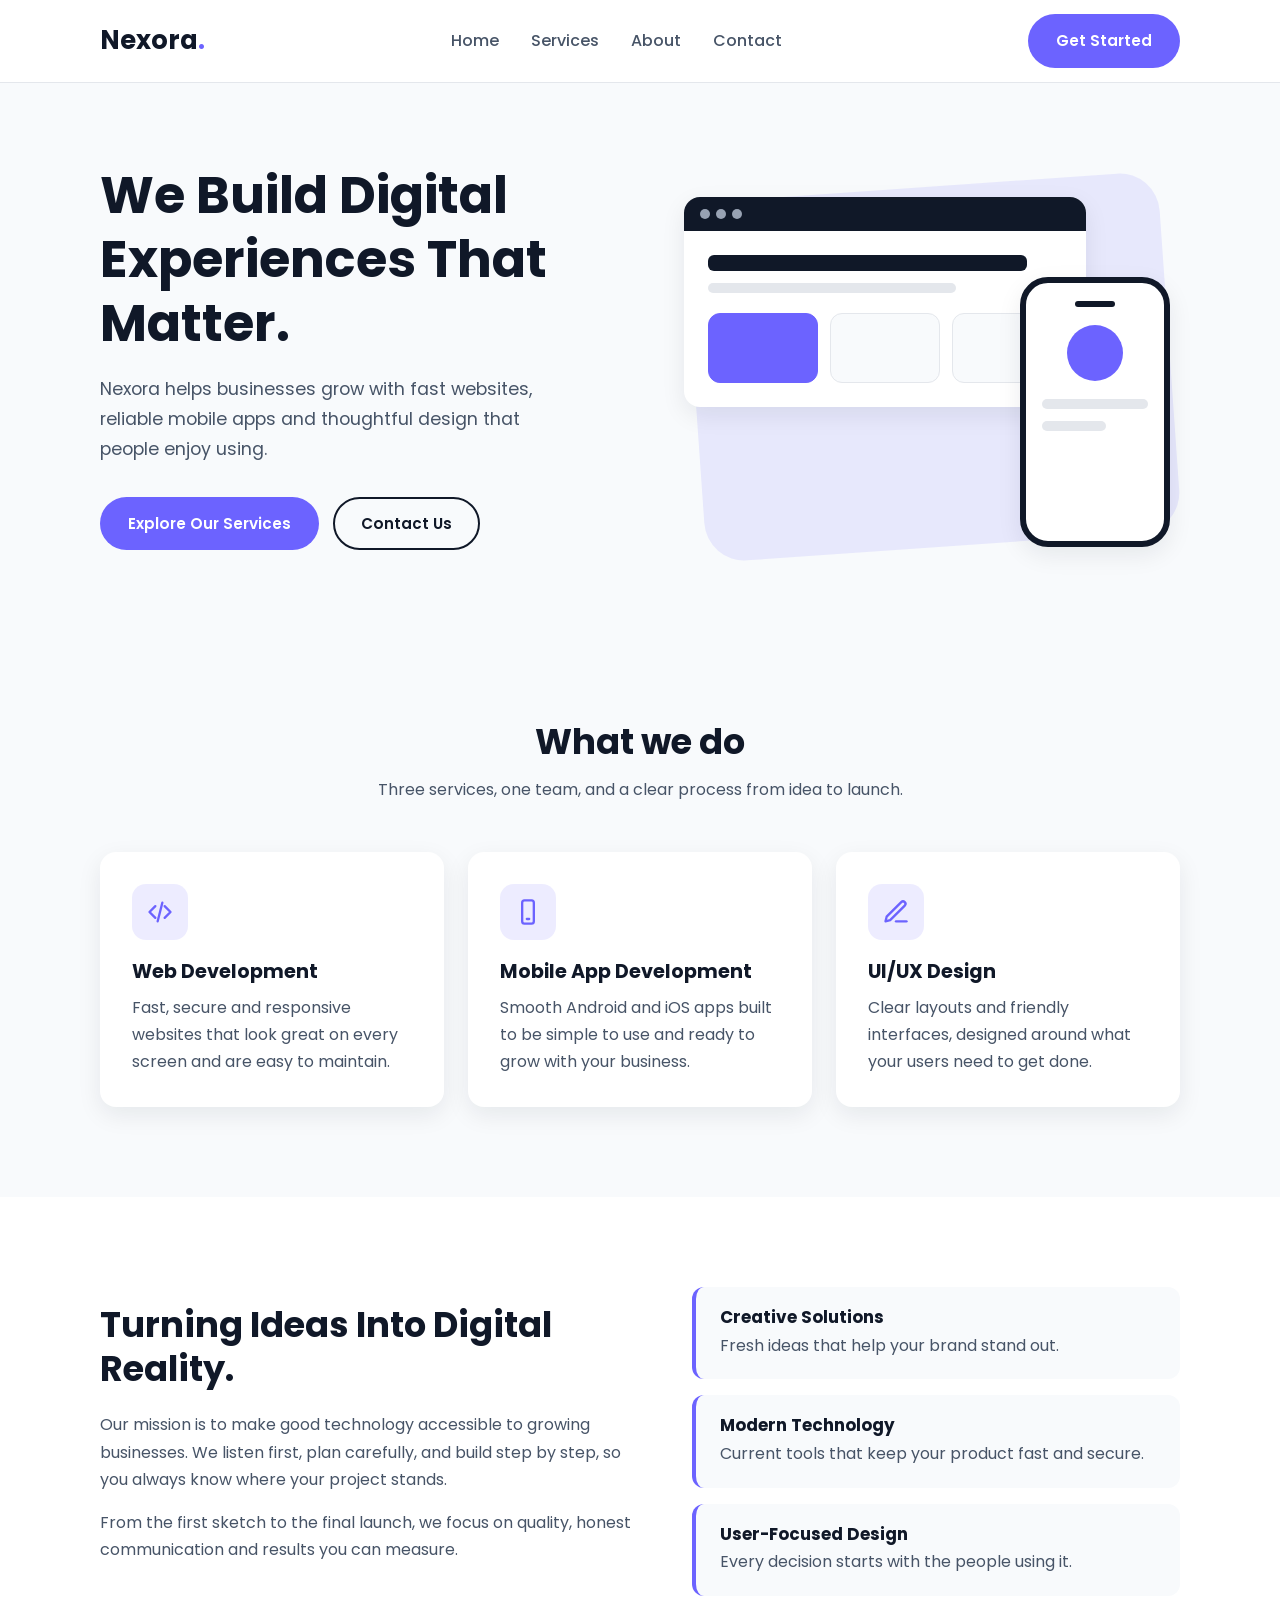
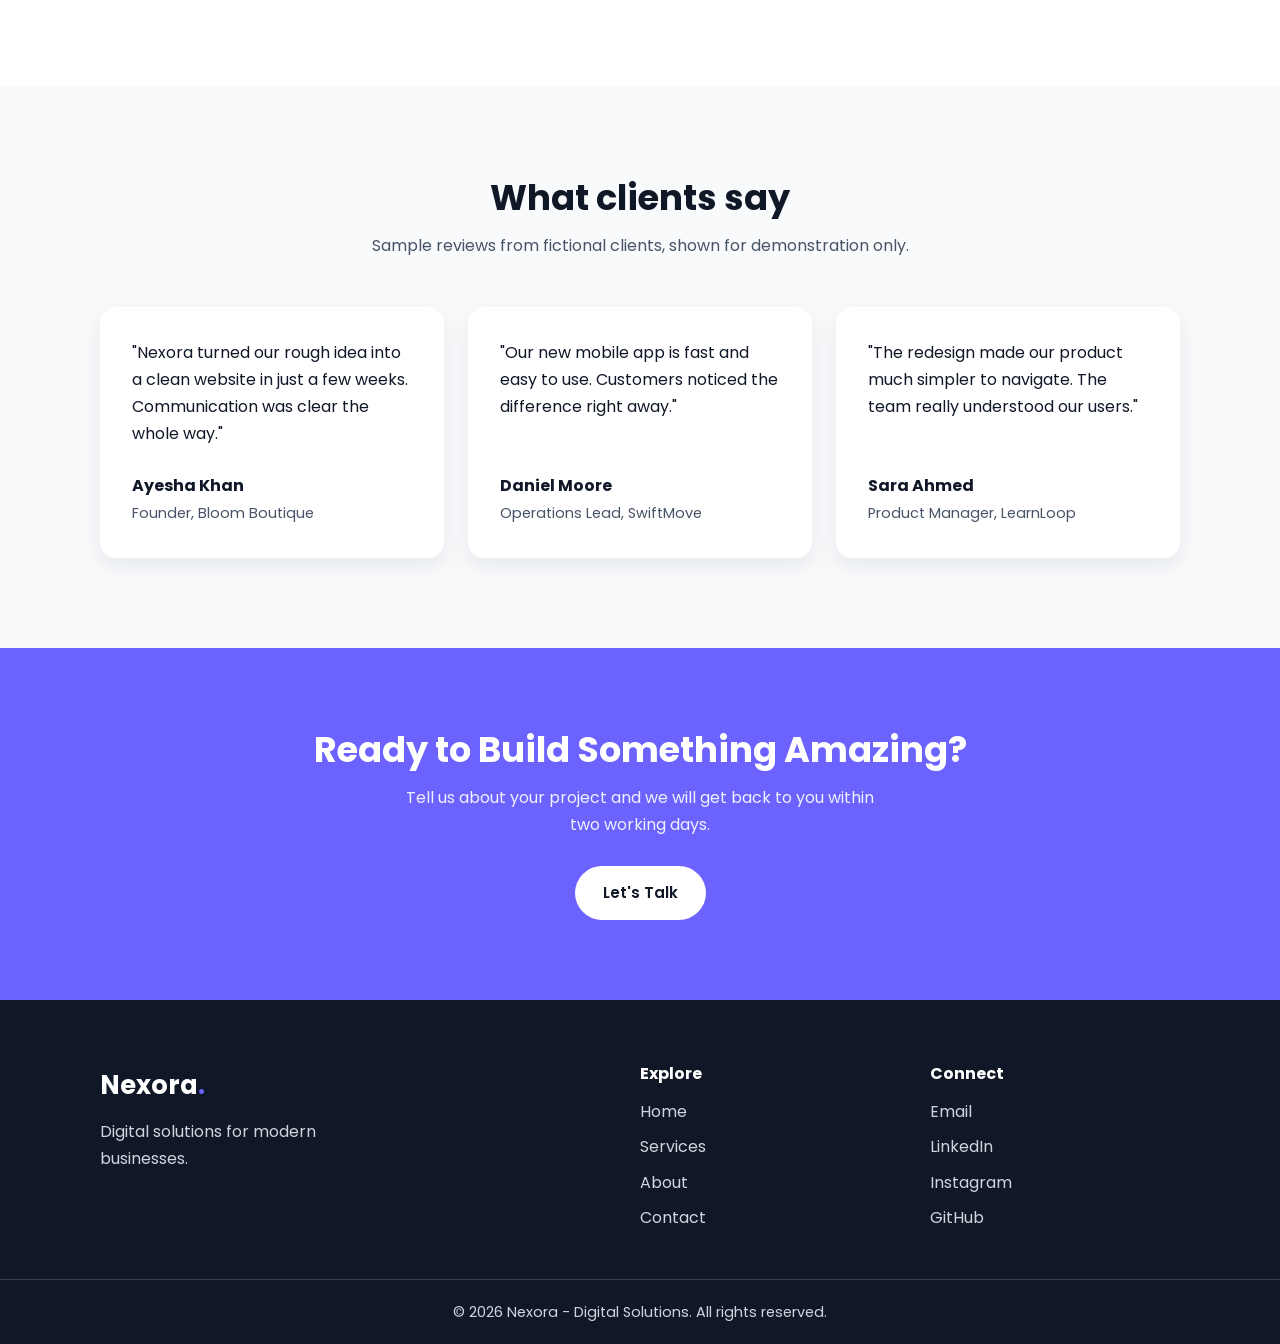
<file: WebDev-L1-LandingPage/index.html>
<!DOCTYPE html>
<html lang="en">
<head>
  <meta charset="UTF-8">
  <meta name="viewport" content="width=device-width, initial-scale=1.0">
  <meta name="description" content="Nexora - Digital Solutions: web development, mobile app development and UI/UX design.">
  <title>Nexora | Digital Solutions</title>
  <link rel="preconnect" href="https://fonts.googleapis.com">
  <link rel="preconnect" href="https://fonts.gstatic.com" crossorigin>
  <link href="https://fonts.googleapis.com/css2?family=Poppins:wght@400;500;600;700&display=swap" rel="stylesheet">
  <link rel="stylesheet" href="style.css">
</head>
<body>

  <!-- Navigation -->
  <header class="site-header">
    <div class="container header-inner">
      <a href="#home" class="brand">Nexora<span>.</span></a>
      <nav class="nav" aria-label="Main navigation">
        <ul>
          <li><a href="#home">Home</a></li>
          <li><a href="#services">Services</a></li>
          <li><a href="#about">About</a></li>
          <li><a href="#contact">Contact</a></li>
        </ul>
      </nav>
      <a href="#contact" class="btn btn-primary header-btn">Get Started</a>
    </div>
  </header>

  <main>

    <!-- Hero -->
    <section class="hero" id="home">
      <div class="container hero-inner">
        <div class="hero-text">
          <h1>We Build Digital Experiences That Matter.</h1>
          <p>Nexora helps businesses grow with fast websites, reliable mobile apps and thoughtful design that people enjoy using.</p>
          <div class="hero-buttons">
            <a href="#services" class="btn btn-primary">Explore Our Services</a>
            <a href="#contact" class="btn btn-outline">Contact Us</a>
          </div>
        </div>

        <!-- Hero graphic made with CSS only -->
        <div class="hero-visual" aria-hidden="true">
          <div class="mock-browser">
            <div class="mock-bar"><i></i><i></i><i></i></div>
            <div class="mock-body">
              <div class="mock-line wide"></div>
              <div class="mock-line"></div>
              <div class="mock-blocks"><b></b><b></b><b></b></div>
            </div>
          </div>
          <div class="mock-phone">
            <div class="mock-notch"></div>
            <div class="mock-circle"></div>
            <div class="mock-line"></div>
            <div class="mock-line short"></div>
          </div>
        </div>
      </div>
    </section>

    <!-- Services -->
    <section class="section section-light" id="services">
      <div class="container">
        <div class="section-head">
          <h2>What we do</h2>
          <p>Three services, one team, and a clear process from idea to launch.</p>
        </div>
        <div class="cards">
          <article class="card">
            <div class="icon">
              <svg viewBox="0 0 24 24" width="28" height="28" fill="none" stroke="currentColor" stroke-width="2" stroke-linecap="round" stroke-linejoin="round"><path d="M8 7l-5 5 5 5M16 7l5 5-5 5M14 4l-4 16"/></svg>
            </div>
            <h3>Web Development</h3>
            <p>Fast, secure and responsive websites that look great on every screen and are easy to maintain.</p>
          </article>
          <article class="card">
            <div class="icon">
              <svg viewBox="0 0 24 24" width="28" height="28" fill="none" stroke="currentColor" stroke-width="2" stroke-linecap="round" stroke-linejoin="round"><rect x="7" y="2" width="10" height="20" rx="2"/><path d="M11 18h2"/></svg>
            </div>
            <h3>Mobile App Development</h3>
            <p>Smooth Android and iOS apps built to be simple to use and ready to grow with your business.</p>
          </article>
          <article class="card">
            <div class="icon">
              <svg viewBox="0 0 24 24" width="28" height="28" fill="none" stroke="currentColor" stroke-width="2" stroke-linecap="round" stroke-linejoin="round"><path d="M12 20h9"/><path d="M16.5 3.5a2.1 2.1 0 013 3L7 19l-4 1 1-4z"/></svg>
            </div>
            <h3>UI/UX Design</h3>
            <p>Clear layouts and friendly interfaces, designed around what your users need to get done.</p>
          </article>
        </div>
      </div>
    </section>

    <!-- About -->
    <section class="section" id="about">
      <div class="container about-inner">
        <div class="about-text">
          <h2>Turning Ideas Into Digital Reality.</h2>
          <p>Our mission is to make good technology accessible to growing businesses. We listen first, plan carefully, and build step by step, so you always know where your project stands.</p>
          <p>From the first sketch to the final launch, we focus on quality, honest communication and results you can measure.</p>
        </div>
        <ul class="highlights">
          <li>
            <h3>Creative Solutions</h3>
            <p>Fresh ideas that help your brand stand out.</p>
          </li>
          <li>
            <h3>Modern Technology</h3>
            <p>Current tools that keep your product fast and secure.</p>
          </li>
          <li>
            <h3>User-Focused Design</h3>
            <p>Every decision starts with the people using it.</p>
          </li>
        </ul>
      </div>
    </section>

    <!-- Testimonials -->
    <section class="section section-light" id="testimonials">
      <div class="container">
        <div class="section-head">
          <h2>What clients say</h2>
          <p>Sample reviews from fictional clients, shown for demonstration only.</p>
        </div>
        <div class="cards">
          <figure class="card testimonial">
            <blockquote>"Nexora turned our rough idea into a clean website in just a few weeks. Communication was clear the whole way."</blockquote>
            <figcaption><strong>Ayesha Khan</strong><span>Founder, Bloom Boutique</span></figcaption>
          </figure>
          <figure class="card testimonial">
            <blockquote>"Our new mobile app is fast and easy to use. Customers noticed the difference right away."</blockquote>
            <figcaption><strong>Daniel Moore</strong><span>Operations Lead, SwiftMove</span></figcaption>
          </figure>
          <figure class="card testimonial">
            <blockquote>"The redesign made our product much simpler to navigate. The team really understood our users."</blockquote>
            <figcaption><strong>Sara Ahmed</strong><span>Product Manager, LearnLoop</span></figcaption>
          </figure>
        </div>
      </div>
    </section>

    <!-- Call to action -->
    <section class="cta" id="contact">
      <div class="container cta-inner">
        <h2>Ready to Build Something Amazing?</h2>
        <p>Tell us about your project and we will get back to you within two working days.</p>
        <a href="mailto:hello@nexora.example" class="btn btn-light">Let's Talk</a>
      </div>
    </section>

  </main>

  <!-- Footer -->
  <footer class="footer">
    <div class="container footer-inner">
      <div class="footer-brand">
        <a href="#home" class="brand">Nexora<span>.</span></a>
        <p>Digital solutions for modern businesses.</p>
      </div>
      <nav class="footer-col" aria-label="Footer navigation">
        <h4>Explore</h4>
        <a href="#home">Home</a>
        <a href="#services">Services</a>
        <a href="#about">About</a>
        <a href="#contact">Contact</a>
      </nav>
      <div class="footer-col">
        <h4>Connect</h4>
        <a href="mailto:hello@nexora.example">Email</a>
        <a href="#">LinkedIn</a>
        <a href="#">Instagram</a>
        <a href="#">GitHub</a>
      </div>
    </div>
    <p class="copyright">&copy; 2026 Nexora - Digital Solutions. All rights reserved.</p>
  </footer>

</body>
</html>
</file>
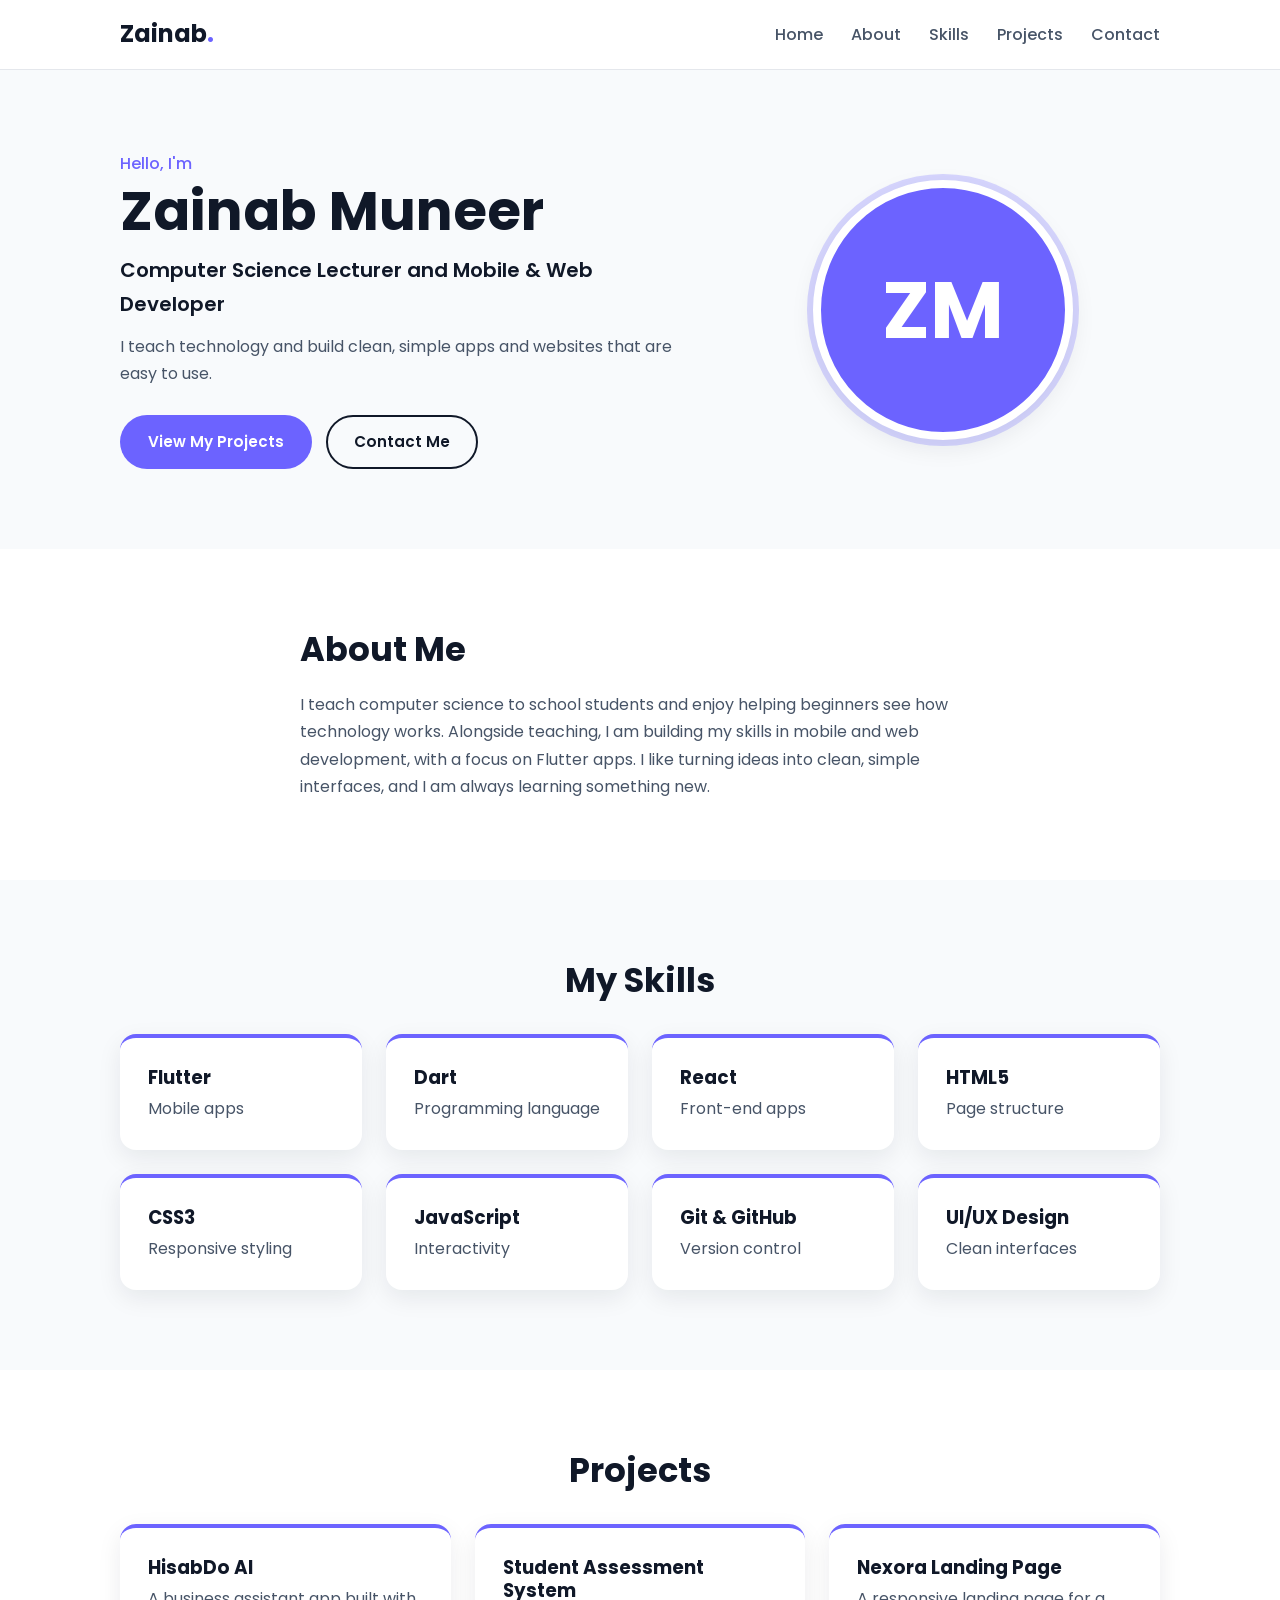
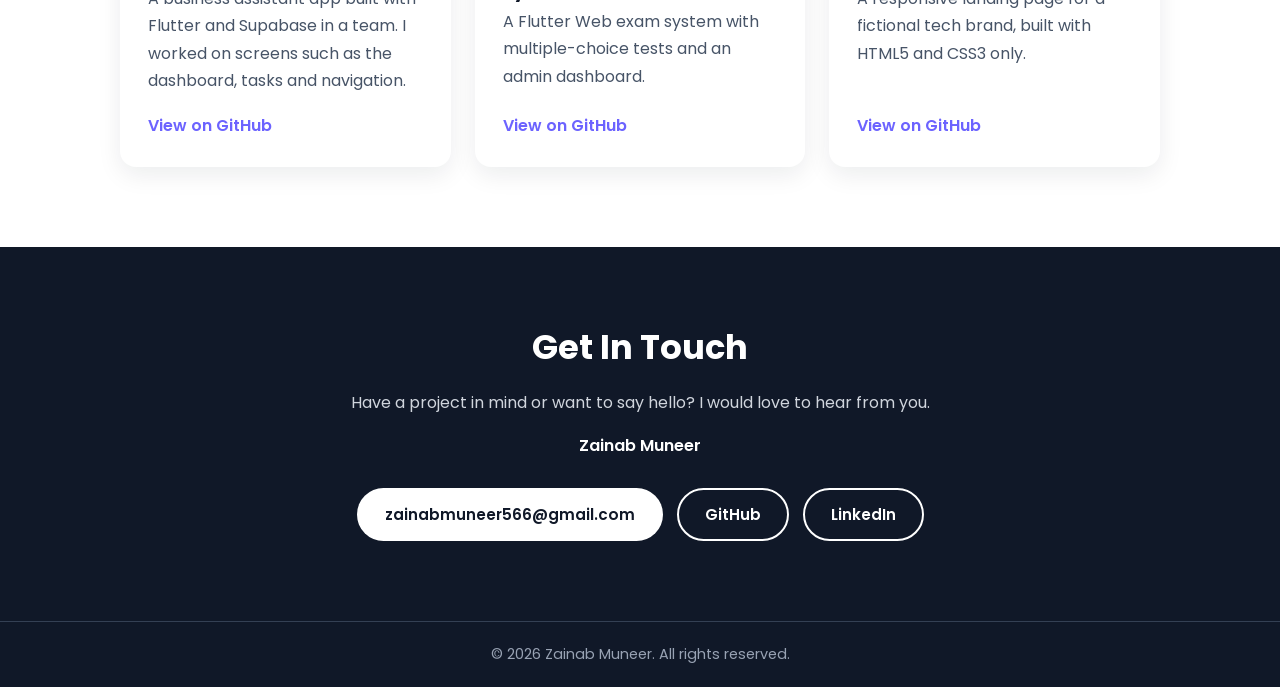
<file: WebDev-L1-PersonalPortfolio/index.html>
<!DOCTYPE html>
<html lang="en">
<head>
  <meta charset="UTF-8">
  <meta name="viewport" content="width=device-width, initial-scale=1.0">
  <meta name="description" content="Portfolio of Zainab Muneer, computer science lecturer and mobile and web developer.">
  <title>Zainab Muneer | Portfolio</title>
  <link rel="preconnect" href="https://fonts.googleapis.com">
  <link rel="preconnect" href="https://fonts.gstatic.com" crossorigin>
  <link href="https://fonts.googleapis.com/css2?family=Poppins:wght@400;500;600;700&display=swap" rel="stylesheet">
  <link rel="stylesheet" href="style.css">
</head>
<body>

  <header class="site-header">
    <div class="container header-inner">
      <a href="#home" class="brand">Zainab<span>.</span></a>
      <nav aria-label="Main navigation">
        <ul>
          <li><a href="#home">Home</a></li>
          <li><a href="#about">About</a></li>
          <li><a href="#skills">Skills</a></li>
          <li><a href="#projects">Projects</a></li>
          <li><a href="#contact">Contact</a></li>
        </ul>
      </nav>
    </div>
  </header>

  <main>

    <!-- Hero -->
    <section class="hero" id="home">
      <div class="container hero-inner">
        <div class="hero-text">
          <p class="greeting">Hello, I'm</p>
          <h1>Zainab Muneer</h1>
          <p class="role">Computer Science Lecturer and Mobile &amp; Web Developer</p>
          <p>I teach technology and build clean, simple apps and websites that are easy to use.</p>
          <div class="buttons">
            <a href="#projects" class="btn btn-primary">View My Projects</a>
            <a href="#contact" class="btn btn-outline">Contact Me</a>
          </div>
        </div>
        <!-- Avatar placeholder: replace with your photo (see README) -->
        <div class="avatar" aria-label="Profile photo placeholder">ZM</div>
      </div>
    </section>

    <!-- About -->
    <section class="section" id="about">
      <div class="container narrow">
        <h2>About Me</h2>
        <p>I teach computer science to school students and enjoy helping beginners see how technology works. Alongside teaching, I am building my skills in mobile and web development, with a focus on Flutter apps. I like turning ideas into clean, simple interfaces, and I am always learning something new.</p>
      </div>
    </section>

    <!-- Skills -->
    <section class="section section-light" id="skills">
      <div class="container">
        <h2 class="center">My Skills</h2>
        <div class="grid skills">
          <div class="card"><h3>Flutter</h3><p>Mobile apps</p></div>
          <div class="card"><h3>Dart</h3><p>Programming language</p></div>
          <div class="card"><h3>React</h3><p>Front-end apps</p></div>
          <div class="card"><h3>HTML5</h3><p>Page structure</p></div>
          <div class="card"><h3>CSS3</h3><p>Responsive styling</p></div>
          <div class="card"><h3>JavaScript</h3><p>Interactivity</p></div>
          <div class="card"><h3>Git &amp; GitHub</h3><p>Version control</p></div>
          <div class="card"><h3>UI/UX Design</h3><p>Clean interfaces</p></div>
        </div>
      </div>
    </section>

    <!-- Projects -->
    <section class="section" id="projects">
      <div class="container">
        <h2 class="center">Projects</h2>
        <div class="grid projects">
          <article class="card">
            <h3>HisabDo AI</h3>
            <p>A business assistant app built with Flutter and Supabase in a team. I worked on screens such as the dashboard, tasks and navigation.</p>
            <a href="#" class="link">View on GitHub</a>
          </article>
          <article class="card">
            <h3>Student Assessment System</h3>
            <p>A Flutter Web exam system with multiple-choice tests and an admin dashboard.</p>
            <a href="#" class="link">View on GitHub</a>
          </article>
          <article class="card">
            <h3>Nexora Landing Page</h3>
            <p>A responsive landing page for a fictional tech brand, built with HTML5 and CSS3 only.</p>
            <a href="https://github.com/zainabmuneer566/OIBSIP/tree/main/WebDev-L1-LandingPage" class="link">View on GitHub</a>
          </article>
        </div>
      </div>
    </section>

    <!-- Contact -->
    <section class="contact" id="contact">
      <div class="container narrow center">
        <h2>Get In Touch</h2>
        <p>Have a project in mind or want to say hello? I would love to hear from you.</p>
        <p class="name">Zainab Muneer</p>
        <div class="buttons">
          <a href="mailto:your.email@example.com" class="btn btn-light">zainabmuneer566@gmail.com</a>
          <a href="https://github.com/zainabmuneer566" class="btn btn-ghost">GitHub</a>
          <a href="#" class="btn btn-ghost">LinkedIn</a>
        </div>
      </div>
    </section>

  </main>

  <footer class="footer">
    <p>&copy; 2026 Zainab Muneer. All rights reserved.</p>
  </footer>

</body>
</html>
</file>
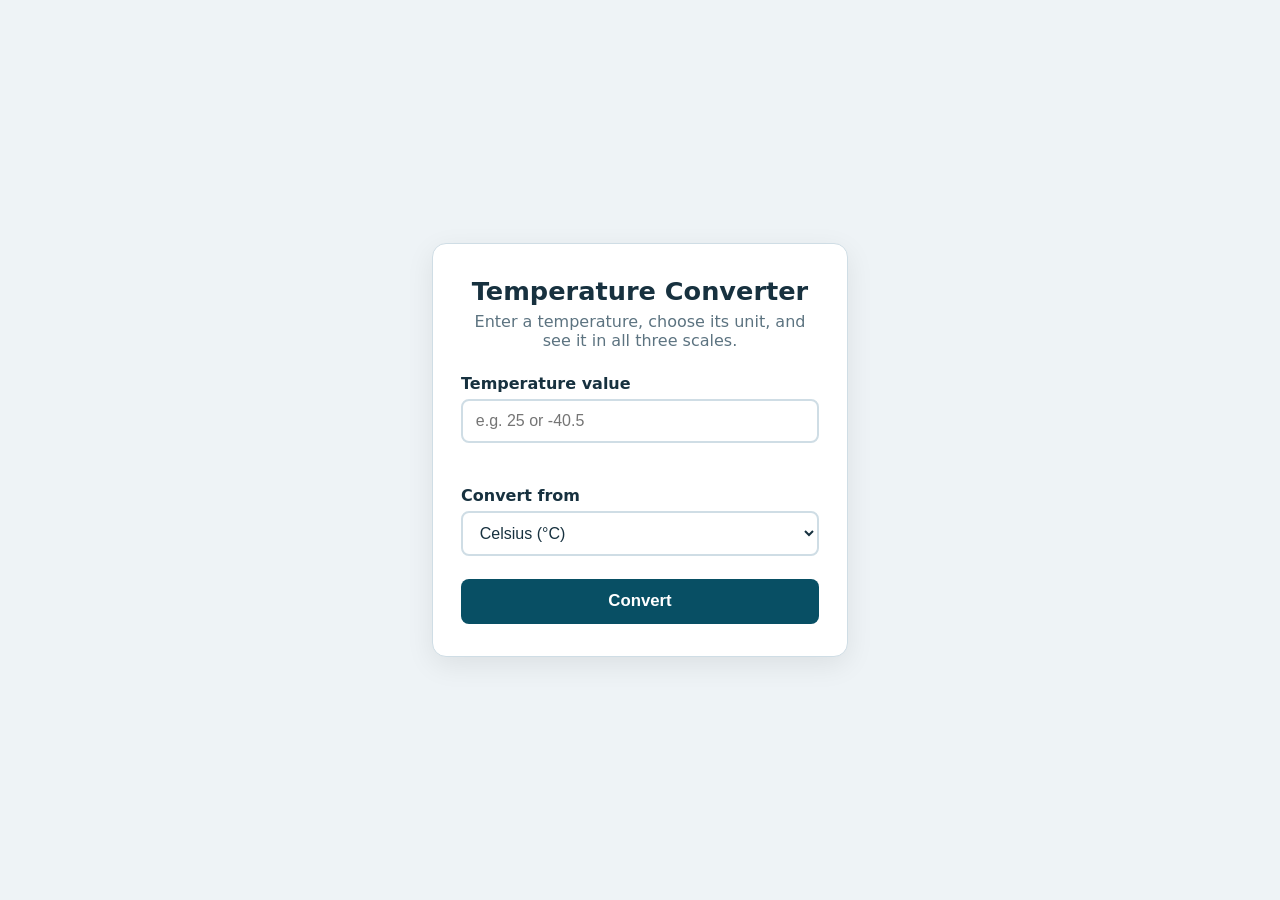
<file: WebDev-L1-TemperatureConverter/index.html>
<!DOCTYPE html>
<html lang="en">
<head>
  <meta charset="UTF-8">
  <meta name="viewport" content="width=device-width, initial-scale=1">
  <title>Temperature Converter</title>
  <link rel="stylesheet" href="style.css">
</head>
<body>
  <main class="card">
    <h1>Temperature Converter</h1>
    <p class="intro">Enter a temperature, choose its unit, and see it in all three scales.</p>

    <form id="converter" novalidate>
      <label for="temp">Temperature value</label>
      <input id="temp" type="text" inputmode="decimal" autocomplete="off"
             placeholder="e.g. 25 or -40.5" aria-describedby="error">
      <p id="error" class="error" role="alert" aria-live="polite"></p>

      <label for="unit">Convert from</label>
      <select id="unit">
        <option value="C">Celsius (°C)</option>
        <option value="F">Fahrenheit (°F)</option>
        <option value="K">Kelvin (K)</option>
      </select>

      <button type="submit">Convert</button>
    </form>

    <section id="results" class="results" aria-live="polite" hidden>
      <h2>Results</h2>
      <div class="row"><span>Celsius</span><strong id="out-C">–</strong></div>
      <div class="row"><span>Fahrenheit</span><strong id="out-F">–</strong></div>
      <div class="row"><span>Kelvin</span><strong id="out-K">–</strong></div>
    </section>
  </main>
  <script src="script.js"></script>
</body>
</html>
</file>
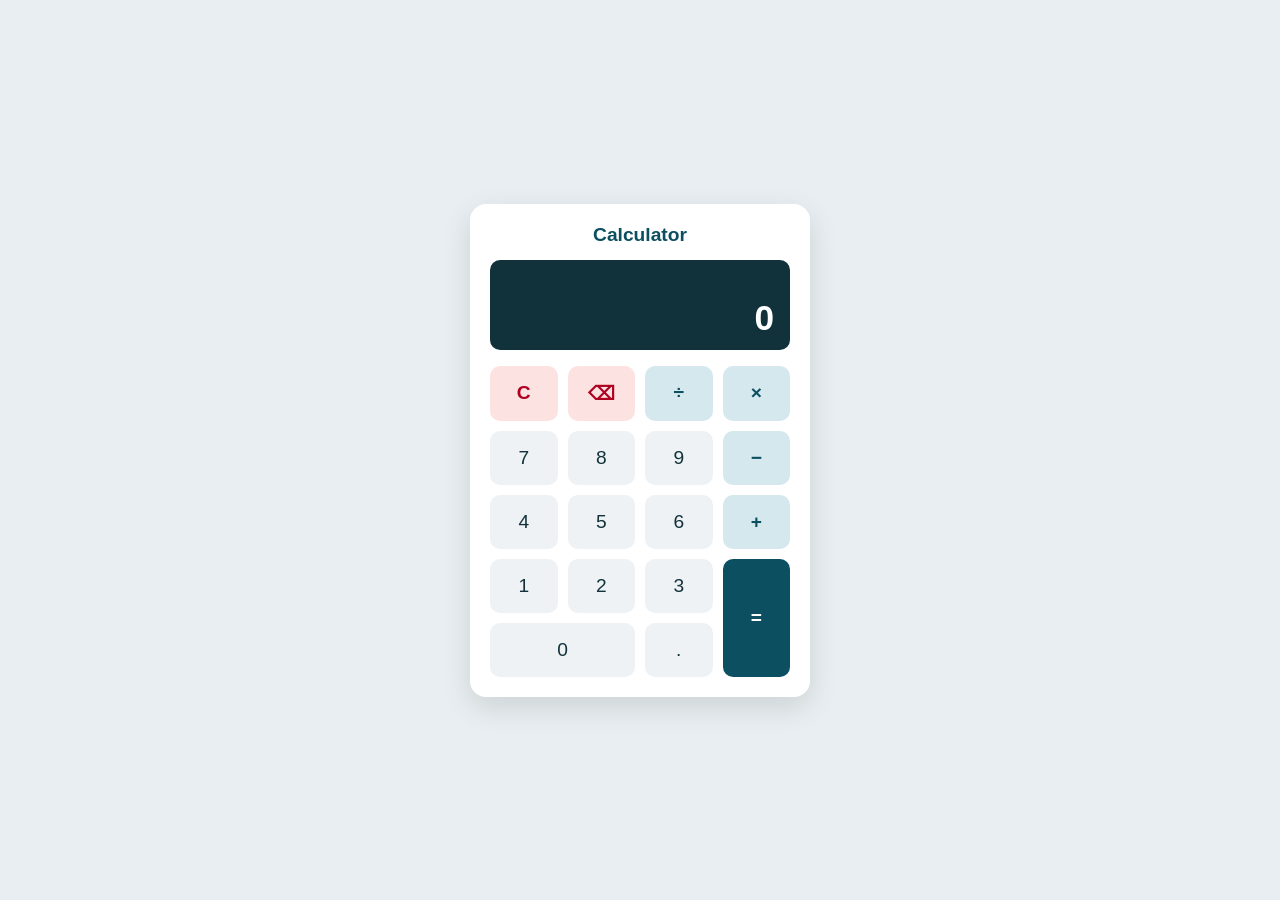
<file: WebDev-L2-Calculator/index.html>
<!DOCTYPE html>
<html lang="en">
<head>
  <meta charset="UTF-8">
  <meta name="viewport" content="width=device-width, initial-scale=1.0">
  <title>Calculator</title>
  <link rel="stylesheet" href="style.css">
</head>
<body>
  <main class="calculator">
    <h1>Calculator</h1>

    <div class="screen">
      <div class="expression" id="expression"></div>
      <div class="display" id="display">0</div>
    </div>

    <div class="keys">
      <button class="btn clear" data-type="clear">C</button>
      <button class="btn clear" data-type="backspace" aria-label="Backspace">&#9003;</button>
      <button class="btn operator" data-type="operator" data-value="÷">÷</button>
      <button class="btn operator" data-type="operator" data-value="×">×</button>

      <button class="btn" data-type="number" data-value="7">7</button>
      <button class="btn" data-type="number" data-value="8">8</button>
      <button class="btn" data-type="number" data-value="9">9</button>
      <button class="btn operator" data-type="operator" data-value="−">−</button>

      <button class="btn" data-type="number" data-value="4">4</button>
      <button class="btn" data-type="number" data-value="5">5</button>
      <button class="btn" data-type="number" data-value="6">6</button>
      <button class="btn operator" data-type="operator" data-value="+">+</button>

      <button class="btn" data-type="number" data-value="1">1</button>
      <button class="btn" data-type="number" data-value="2">2</button>
      <button class="btn" data-type="number" data-value="3">3</button>
      <button class="btn equals" data-type="equals">=</button>

      <button class="btn zero" data-type="number" data-value="0">0</button>
      <button class="btn" data-type="decimal">.</button>
    </div>
  </main>

  <script src="script.js"></script>
</body>
</html>
</file>
<file: WebDev-L1-LandingPage/style.css>
/* ---------- Variables ---------- */
:root {
  --navy: #101828;
  --purple: #6C63FF;
  --purple-dark: #574ee6;
  --bg: #F8FAFC;
  --white: #FFFFFF;
  --text: #475467;
  --radius: 16px;
  --shadow: 0 8px 24px rgba(16, 24, 40, 0.08);
}

/* ---------- Reset and base ---------- */
* { margin: 0; padding: 0; box-sizing: border-box; }

html { scroll-behavior: smooth; scroll-padding-top: 90px; }

body {
  font-family: "Poppins", "Segoe UI", Arial, sans-serif;
  color: var(--text);
  background: var(--white);
  line-height: 1.7;
}

a { text-decoration: none; color: inherit; }
ul { list-style: none; }

h1, h2, h3, h4 { color: var(--navy); line-height: 1.25; }

.container { width: 100%; max-width: 1120px; margin: 0 auto; padding: 0 20px; }

/* ---------- Buttons ---------- */
.btn {
  display: inline-block;
  padding: 12px 26px;
  border-radius: 999px;
  font-weight: 600;
  font-size: 0.95rem;
  border: 2px solid transparent;
  transition: background 0.2s, color 0.2s, transform 0.2s;
}
.btn:hover { transform: translateY(-2px); }
.btn-primary { background: var(--purple); color: var(--white); }
.btn-primary:hover { background: var(--purple-dark); }
.btn-outline { border-color: var(--navy); color: var(--navy); }
.btn-outline:hover { background: var(--navy); color: var(--white); }
.btn-light { background: var(--white); color: var(--navy); }
.btn-light:hover { background: var(--bg); }

a:focus-visible, .btn:focus-visible { outline: 3px solid var(--purple); outline-offset: 3px; }

/* ---------- Header / navigation ---------- */
.site-header {
  position: sticky;
  top: 0;
  z-index: 100;
  background: var(--white);
  border-bottom: 1px solid #E4E7EC;
}
.header-inner {
  display: flex;
  align-items: center;
  justify-content: space-between;
  gap: 16px;
  padding-top: 14px;
  padding-bottom: 14px;
}
.brand { font-size: 1.6rem; font-weight: 700; color: var(--navy); }
.brand span { color: var(--purple); }
.nav ul { display: flex; gap: 32px; }
.nav a { font-weight: 500; color: var(--text); transition: color 0.2s; }
.nav a:hover { color: var(--purple); }

/* ---------- Hero ---------- */
.hero { background: var(--bg); padding: 80px 0; }
.hero-inner {
  display: grid;
  grid-template-columns: 1fr 1fr;
  align-items: center;
  gap: 48px;
}
.hero h1 { font-size: 3.2rem; margin-bottom: 20px; }
.hero p { font-size: 1.1rem; max-width: 480px; margin-bottom: 32px; }
.hero-buttons { display: flex; flex-wrap: wrap; gap: 14px; }

/* CSS-only hero graphic */
.hero-visual { position: relative; height: 380px; }
.hero-visual::before {
  content: "";
  position: absolute;
  inset: 20px 10px 0 30px;
  background: var(--purple);
  opacity: 0.12;
  border-radius: 40px;
  transform: rotate(-4deg);
}
.mock-browser {
  position: absolute;
  top: 30px; left: 20px;
  width: 78%;
  background: var(--white);
  border-radius: var(--radius);
  box-shadow: var(--shadow);
  overflow: hidden;
}
.mock-bar { display: flex; gap: 6px; padding: 12px 16px; background: var(--navy); }
.mock-bar i { width: 10px; height: 10px; border-radius: 50%; background: #98A2B3; }
.mock-body { padding: 24px; }
.mock-line { height: 10px; border-radius: 6px; background: #E4E7EC; margin-bottom: 12px; width: 70%; }
.mock-line.wide { height: 16px; width: 90%; background: var(--navy); }
.mock-line.short { width: 45%; }
.mock-blocks { display: flex; gap: 12px; margin-top: 20px; }
.mock-blocks b { flex: 1; height: 70px; border-radius: 12px; background: var(--bg); border: 1px solid #E4E7EC; }
.mock-blocks b:first-child { background: var(--purple); border-color: var(--purple); }
.mock-phone {
  position: absolute;
  right: 10px; bottom: 0;
  width: 150px; height: 270px;
  padding: 18px 16px;
  background: var(--white);
  border: 6px solid var(--navy);
  border-radius: 28px;
  box-shadow: var(--shadow);
}
.mock-notch { width: 40px; height: 6px; margin: 0 auto 18px; border-radius: 6px; background: var(--navy); }
.mock-circle { width: 56px; height: 56px; margin: 0 auto 18px; border-radius: 50%; background: var(--purple); }
.mock-phone .mock-line { width: 100%; }
.mock-phone .mock-line.short { width: 60%; }

/* ---------- Shared section styles ---------- */
.section { padding: 90px 0; }
.section-light { background: var(--bg); }
.section-head { max-width: 560px; margin: 0 auto 48px; text-align: center; }
.section-head h2 { font-size: 2.2rem; margin-bottom: 12px; }

/* ---------- Cards (services and testimonials) ---------- */
.cards { display: grid; grid-template-columns: repeat(3, 1fr); gap: 24px; }
.card {
  background: var(--white);
  padding: 32px;
  border-radius: var(--radius);
  box-shadow: var(--shadow);
  transition: transform 0.2s;
}
.card:hover { transform: translateY(-4px); }
.card h3 { font-size: 1.2rem; margin-bottom: 10px; }
.icon {
  display: flex;
  align-items: center;
  justify-content: center;
  width: 56px; height: 56px;
  margin-bottom: 20px;
  border-radius: 14px;
  background: rgba(108, 99, 255, 0.12);
  color: var(--purple);
}

/* ---------- About ---------- */
.about-inner {
  display: grid;
  grid-template-columns: 1.1fr 1fr;
  align-items: center;
  gap: 56px;
}
.about-text h2 { font-size: 2.2rem; margin-bottom: 20px; }
.about-text p { margin-bottom: 16px; }
.highlights { display: grid; gap: 16px; }
.highlights li {
  background: var(--bg);
  padding: 20px 24px;
  border-left: 4px solid var(--purple);
  border-radius: 12px;
}
.highlights h3 { font-size: 1.05rem; margin-bottom: 4px; }

/* ---------- Testimonials ---------- */
.testimonial { display: flex; flex-direction: column; justify-content: space-between; }
.testimonial blockquote { margin-bottom: 24px; color: var(--navy); }
.testimonial figcaption strong { display: block; color: var(--navy); }
.testimonial figcaption span { font-size: 0.9rem; }

/* ---------- Call to action ---------- */
.cta { background: var(--purple); padding: 80px 0; text-align: center; }
.cta h2 { color: var(--white); font-size: 2.2rem; margin-bottom: 12px; }
.cta p { color: rgba(255, 255, 255, 0.9); max-width: 480px; margin: 0 auto 28px; }

/* ---------- Footer ---------- */
.footer { background: var(--navy); color: #D0D5DD; padding-top: 64px; }
.footer .brand { color: var(--white); }
.footer-inner { display: grid; grid-template-columns: 2fr 1fr 1fr; gap: 40px; }
.footer-brand p { margin-top: 10px; max-width: 280px; }
.footer-col { display: flex; flex-direction: column; gap: 8px; }
.footer-col h4 { color: var(--white); margin-bottom: 6px; }
.footer-col a { transition: color 0.2s; }
.footer-col a:hover { color: var(--white); }
.copyright {
  margin-top: 48px;
  padding: 20px;
  text-align: center;
  font-size: 0.9rem;
  border-top: 1px solid #344054;
}

/* ---------- Tablet ---------- */
@media (max-width: 900px) {
  .hero h1 { font-size: 2.6rem; }
  .cards { grid-template-columns: 1fr 1fr; }
  .about-inner { grid-template-columns: 1fr; gap: 32px; }
}

/* ---------- Mobile ---------- */
@media (max-width: 700px) {
  /* Brand and button on the first row, links on the second row */
  .header-inner { flex-wrap: wrap; }
  .nav { order: 3; width: 100%; }
  .nav ul { justify-content: space-between; gap: 12px; }
  .nav a { font-size: 0.9rem; }
  .header-btn { padding: 9px 18px; font-size: 0.85rem; }

  .hero { padding: 48px 0 56px; }
  .hero-inner { grid-template-columns: 1fr; gap: 40px; }
  .hero h1 { font-size: 2.1rem; }
  .hero-visual { height: 330px; }

  .section { padding: 64px 0; }
  .section-head h2, .about-text h2, .cta h2 { font-size: 1.8rem; }
  .cards { grid-template-columns: 1fr; }

  .footer-inner { grid-template-columns: 1fr 1fr; }
  .footer-brand { grid-column: 1 / -1; }
}

@media (max-width: 400px) {
  .hero-buttons .btn { width: 100%; text-align: center; }
}

@media (prefers-reduced-motion: reduce) {
  html { scroll-behavior: auto; }
  .btn, .card { transition: none; }
}
</file>
<file: WebDev-L1-PersonalPortfolio/style.css>
:root {
  --navy: #101828;
  --purple: #6C63FF;
  --purple-dark: #574ee6;
  --bg: #F8FAFC;
  --white: #FFFFFF;
  --text: #475467;
  --shadow: 0 8px 24px rgba(16, 24, 40, 0.08);
}

* { margin: 0; padding: 0; box-sizing: border-box; }

html { scroll-behavior: smooth; scroll-padding-top: 90px; }

body {
  font-family: "Poppins", "Segoe UI", Arial, sans-serif;
  color: var(--text);
  line-height: 1.7;
}

a { text-decoration: none; color: inherit; }
ul { list-style: none; }
h1, h2, h3 { color: var(--navy); line-height: 1.25; }
h2 { font-size: 2.1rem; margin-bottom: 20px; }

.container { max-width: 1080px; margin: 0 auto; padding: 0 20px; }
.narrow { max-width: 720px; }
.center { text-align: center; }

/* Buttons */
.buttons { display: flex; flex-wrap: wrap; gap: 14px; margin-top: 28px; }
.center .buttons { justify-content: center; }
.btn {
  display: inline-block;
  padding: 12px 26px;
  border-radius: 999px;
  border: 2px solid transparent;
  font-weight: 600;
  font-size: 0.95rem;
  transition: background 0.2s, color 0.2s, transform 0.2s;
}
.btn:hover { transform: translateY(-2px); }
.btn-primary { background: var(--purple); color: var(--white); }
.btn-primary:hover { background: var(--purple-dark); }
.btn-outline { border-color: var(--navy); color: var(--navy); }
.btn-outline:hover { background: var(--navy); color: var(--white); }
.btn-light { background: var(--white); color: var(--navy); }
.btn-ghost { border-color: var(--white); color: var(--white); }
.btn-ghost:hover { background: var(--white); color: var(--navy); }

a:focus-visible { outline: 3px solid var(--purple); outline-offset: 3px; }

/* Header */
.site-header {
  position: sticky;
  top: 0;
  z-index: 100;
  background: var(--white);
  border-bottom: 1px solid #E4E7EC;
}
.header-inner {
  display: flex;
  align-items: center;
  justify-content: space-between;
  gap: 16px;
  padding-top: 14px;
  padding-bottom: 14px;
}
.brand { font-size: 1.5rem; font-weight: 700; color: var(--navy); }
.brand span { color: var(--purple); }
header ul { display: flex; gap: 28px; }
header nav a { font-weight: 500; transition: color 0.2s; }
header nav a:hover { color: var(--purple); }

/* Hero */
.hero { background: var(--bg); padding: 80px 0; }
.hero-inner {
  display: grid;
  grid-template-columns: 1.3fr 1fr;
  align-items: center;
  gap: 40px;
}
.greeting { font-weight: 500; color: var(--purple); }
.hero h1 { font-size: 3.4rem; margin-bottom: 8px; }
.role { font-size: 1.25rem; font-weight: 600; color: var(--navy); margin-bottom: 12px; }
.avatar {
  justify-self: center;
  display: flex;
  align-items: center;
  justify-content: center;
  width: 260px;
  height: 260px;
  border-radius: 50%;
  background: var(--purple);
  color: var(--white);
  font-size: 5rem;
  font-weight: 700;
  border: 8px solid var(--white);
  box-shadow: 0 0 0 6px rgba(108, 99, 255, 0.25), var(--shadow);
}

/* Sections */
.section { padding: 80px 0; }
.section-light { background: var(--bg); }

.grid { display: grid; gap: 24px; margin-top: 32px; }
.skills { grid-template-columns: repeat(auto-fit, minmax(190px, 1fr)); }
.projects { grid-template-columns: repeat(auto-fit, minmax(260px, 1fr)); }

.card {
  background: var(--white);
  padding: 28px;
  border-radius: 16px;
  box-shadow: var(--shadow);
  border-top: 4px solid var(--purple);
  transition: transform 0.2s;
}
.card:hover { transform: translateY(-4px); }
.card h3 { font-size: 1.15rem; margin-bottom: 6px; }
.projects .card { display: flex; flex-direction: column; }
.projects .card p { margin-bottom: 18px; }
.link { margin-top: auto; font-weight: 600; color: var(--purple); }
.link:hover { text-decoration: underline; }

/* Contact */
.contact { background: var(--navy); color: #D0D5DD; padding: 80px 0; }
.contact h2 { color: var(--white); }
.name { margin-top: 16px; font-weight: 600; color: var(--white); }

.footer {
  background: var(--navy);
  color: #98A2B3;
  text-align: center;
  padding: 20px;
  font-size: 0.9rem;
  border-top: 1px solid #344054;
}

/* Tablet and mobile */
@media (max-width: 800px) {
  .hero { padding: 56px 0; }
  .hero-inner { grid-template-columns: 1fr; text-align: center; }
  .hero .buttons { justify-content: center; }
  .avatar { order: -1; width: 200px; height: 200px; font-size: 4rem; }
  .hero h1 { font-size: 2.5rem; }
}

@media (max-width: 700px) {
  .header-inner { flex-direction: column; gap: 8px; }
  header ul { gap: 18px; flex-wrap: wrap; justify-content: center; }
  header nav a { font-size: 0.9rem; }
  .section, .contact { padding: 56px 0; }
  h2 { font-size: 1.8rem; }
}

@media (prefers-reduced-motion: reduce) {
  html { scroll-behavior: auto; }
  .btn, .card { transition: none; }
}
</file>
<file: WebDev-L1-TemperatureConverter/style.css>
:root {
  --bg: #eef3f6;
  --card: #ffffff;
  --ink: #17313f;
  --muted: #5c7380;
  --line: #cfdde5;
  --accent: #0b6e8a;
  --accent-dark: #084f64;
  --error: #b3261e;
  --error-bg: #fdecea;
}
@media (prefers-color-scheme: dark) {
  :root {
    --bg: #0f1d25;
    --card: #162832;
    --ink: #e6f1f6;
    --muted: #9bb3c0;
    --line: #2c4655;
    --accent: #4fb8d6;
    --accent-dark: #7fd0e6;
    --error: #ffb4ab;
    --error-bg: #3a1d1b;
  }
}
* { box-sizing: border-box; }
body {
  margin: 0;
  min-height: 100vh;
  display: flex;
  align-items: center;
  justify-content: center;
  padding: 1rem;
  background: var(--bg);
  color: var(--ink);
  font-family: "Segoe UI", system-ui, -apple-system, Roboto, sans-serif;
}
.card {
  width: 100%;
  max-width: 26rem;
  background: var(--card);
  border: 1px solid var(--line);
  border-radius: 14px;
  padding: 2rem 1.75rem;
  box-shadow: 0 8px 28px rgba(0, 0, 0, 0.08);
}
h1 { margin: 0 0 .4rem; font-size: 1.6rem; text-align: center; }
h2 { margin: 0 0 .75rem; font-size: 1.05rem; }
.intro { margin: 0 0 1.5rem; text-align: center; color: var(--muted); }
label { display: block; margin: 1rem 0 .35rem; font-weight: 600; }
input, select {
  width: 100%;
  padding: .7rem .8rem;
  font-size: 1rem;
  color: var(--ink);
  background: var(--card);
  border: 2px solid var(--line);
  border-radius: 8px;
}
input:focus, select:focus, button:focus-visible {
  outline: 3px solid var(--accent);
  outline-offset: 1px;
}
input.invalid { border-color: var(--error); }
.error {
  min-height: 1.3rem;
  margin: .4rem 0 0;
  color: var(--error);
  font-size: .92rem;
}
.error:not(:empty) {
  background: var(--error-bg);
  padding: .45rem .6rem;
  border-radius: 6px;
}
button {
  width: 100%;
  margin-top: 1.4rem;
  padding: .8rem;
  font-size: 1.05rem;
  font-weight: 600;
  color: #fff;
  background: var(--accent-dark);
  border: 0;
  border-radius: 8px;
  cursor: pointer;
}
@media (prefers-color-scheme: dark) { button { color: #08202a; } }
button:hover { filter: brightness(1.1); }
.results {
  margin-top: 1.75rem;
  padding-top: 1.25rem;
  border-top: 1px solid var(--line);
}
.row {
  display: flex;
  justify-content: space-between;
  padding: .6rem 0;
  border-bottom: 1px dashed var(--line);
}
.row:last-child { border-bottom: 0; }
.row strong { font-variant-numeric: tabular-nums; }
</file>
<file: WebDev-L2-Calculator/style.css>
* {
  box-sizing: border-box;
  margin: 0;
  padding: 0;
}

body {
  min-height: 100vh;
  display: flex;
  align-items: center;
  justify-content: center;
  background: #e8eef1;
  font-family: "Segoe UI", Arial, sans-serif;
}

.calculator {
  width: 100%;
  max-width: 340px;
  margin: 16px;
  padding: 20px;
  background: #ffffff;
  border-radius: 16px;
  box-shadow: 0 10px 30px rgba(0, 0, 0, 0.12);
}

.calculator h1 {
  text-align: center;
  font-size: 1.2rem;
  color: #0b4f60;
  margin-bottom: 14px;
}

.screen {
  background: #12323b;
  color: #ffffff;
  border-radius: 10px;
  padding: 12px 16px;
  margin-bottom: 16px;
  text-align: right;
  min-height: 90px;
  display: flex;
  flex-direction: column;
  justify-content: flex-end;
  overflow: hidden;
}

.expression {
  min-height: 20px;
  font-size: 0.95rem;
  color: #9fc3cc;
}

.display {
  font-size: 2.2rem;
  font-weight: 600;
  word-break: break-all;
}

.display.error {
  font-size: 1.2rem;
  color: #ff9d9d;
}

/* CSS Grid for button layout */
.keys {
  display: grid;
  grid-template-columns: repeat(4, 1fr);
  gap: 10px;
}

.btn {
  padding: 16px 0;
  font-size: 1.2rem;
  border: none;
  border-radius: 10px;
  background: #eef2f4;
  color: #12323b;
  cursor: pointer;
  transition: background 0.15s, transform 0.05s;
}

.btn:hover {
  background: #dde5e9;
}

.btn:active {
  transform: scale(0.96);
}

.btn.operator {
  background: #d4e8ee;
  color: #0b4f60;
  font-weight: 600;
}

.btn.clear {
  background: #fde2e2;
  color: #b00020;
  font-weight: 600;
}

.btn.equals {
  grid-row: span 2;
  background: #0b4f60;
  color: #ffffff;
  font-weight: 600;
}

.btn.equals:hover {
  background: #093d4b;
}

.btn.zero {
  grid-column: span 2;
}
</file>
